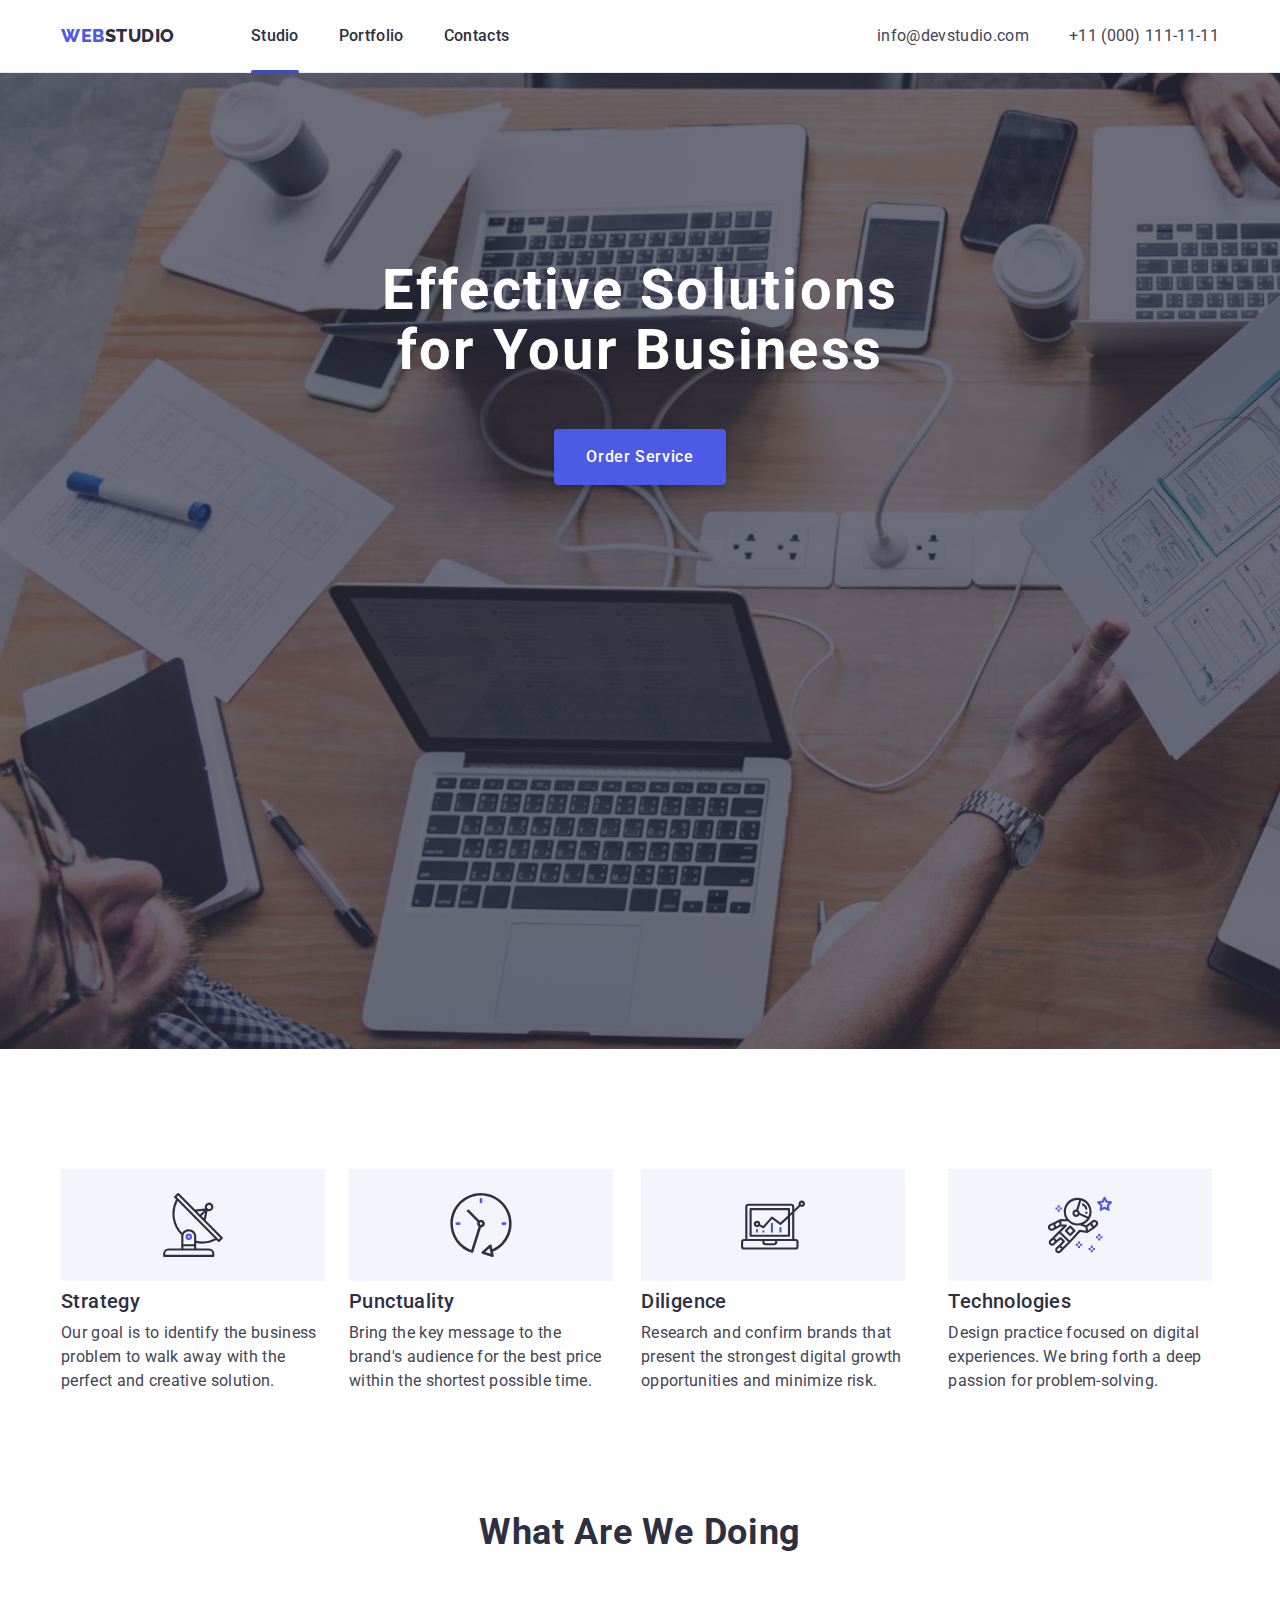
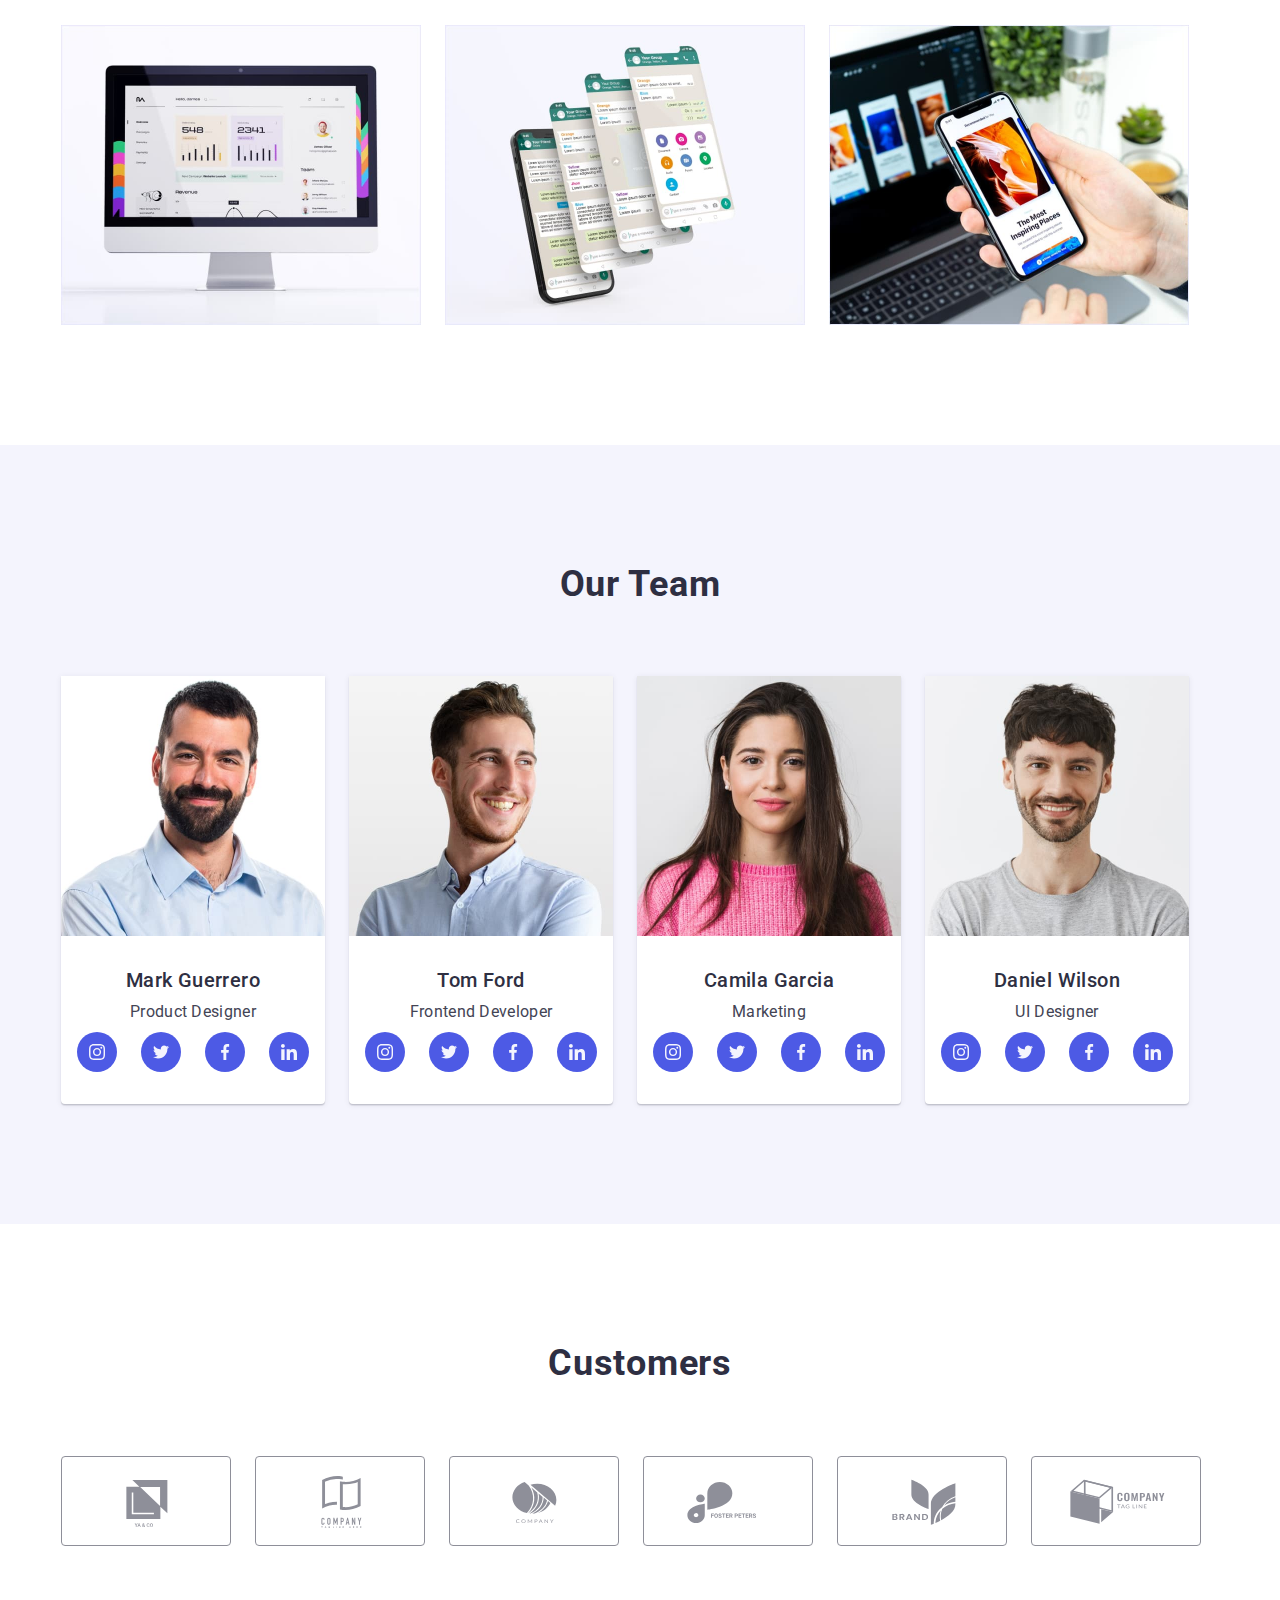
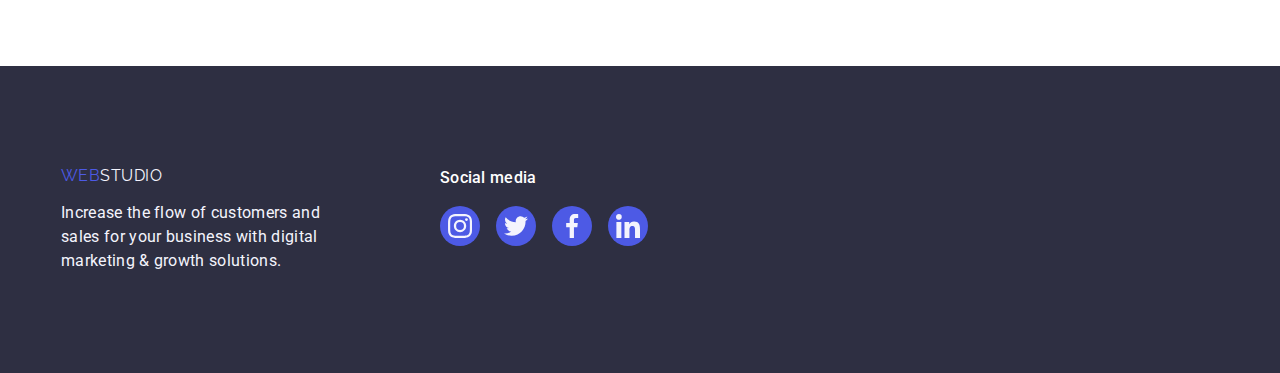
<file: index.html>
<!DOCTYPE html>
<html lang="en">
    <head>
        <meta charset="UTF-8" />
        <meta name="viewport" content="width=device-width, initial-scale=1.0" />
        <title>Studio</title>
        <link
            rel="stylesheet"
            href="https://cdnjs.cloudflare.com/ajax/libs/modern-normalize/2.0.0/modern-normalize.min.css"
            integrity="sha512-4xo8blKMVCiXpTaLzQSLSw3KFOVPWhm/TRtuPVc4WG6kUgjH6J03IBuG7JZPkcWMxJ5huwaBpOpnwYElP/m6wg=="
            crossorigin="anonymous"
            referrerpolicy="no-referrer"
        />
        <link rel="stylesheet" href="./css/styles.css" />
        <link rel="preconnect" href="https://fonts.googleapis.com" />
        <link rel="preconnect" href="https://fonts.gstatic.com" crossorigin />
        <link
            href="https://fonts.googleapis.com/css2?family=Raleway:wght@800&family=Roboto:wght@400;500;700;900&display=swap"
            rel="stylesheet"
        />
    </head>
    <body>
        <header>
            <div class="container header-container">
                <nav class="nav">
                    <a class="logo-header" href="./index.html"
                        ><span class="logo-web">WEB</span>STUDIO</a
                    >
                    <ul class="list menu-list">
                        <li>
                            <a class="menu current-link" href="./index.html"
                                >Studio</a
                            >
                        </li>
                        <li>
                            <a class="menu" href="./portfolio.html"
                                >Portfolio</a
                            >
                        </li>
                        <li>
                            <a class="menu" href="#">Contacts</a>
                        </li>
                    </ul>
                </nav>
                <address class="address">
                    <a class="contacts" href="mailto:info@devstudio.com"
                        >info@devstudio.com</a
                    >
                    <a class="contacts" href="tel:+110001111111"
                        >+11 (000) 111-11-11</a
                    >
                </address>
            </div>
        </header>
        <main>
            <section class="hero">
                <div class="container hero-container">
                    <h1 class="hero-text">
                        Effective Solutions for Your Business
                    </h1>
                    <button class="button-studio" type="button" data-modal-open>
                        Order Service
                    </button>
                </div>
            </section>
            <section class="section">
                <div class="container">
                    <ul class="offers list">
                        <li class="offer-position">
                            <div class="offers-icons-background">
                                <svg
                                    class="offers-icons"
                                    width="64"
                                    height="64"
                                >
                                    <use
                                        xlink:href="images/icons.svg#icon-antenna-1"
                                    ></use>
                                </svg>
                            </div>
                            <h3 class="offer">Strategy</h3>
                            <p class="offer-description">
                                Our goal is to identify the business problem to
                                walk away with the perfect and creative
                                solution.
                            </p>
                        </li>
                        <li class="offer-position">
                            <div class="offers-icons-background">
                                <svg
                                    class="offers-icons"
                                    width="64"
                                    height="64"
                                >
                                    <use
                                        xlink:href="images/icons.svg#icon-clock-1"
                                    ></use>
                                </svg>
                            </div>
                            <h3 class="offer">Punctuality</h3>
                            <p class="offer-description">
                                Bring the key message to the brand's audience
                                for the best price within the shortest possible
                                time.
                            </p>
                        </li>
                        <li class="offer-position">
                            <div class="offers-icons-background">
                                <svg
                                    class="offers-icons"
                                    width="64"
                                    height="64"
                                >
                                    <use
                                        xlink:href="images/icons.svg#icon-diagram-1"
                                    ></use>
                                </svg>
                            </div>
                            <h3 class="offer">Diligence</h3>
                            <p class="offer-description">
                                Research and confirm brands that present the
                                strongest digital growth opportunities and
                                minimize risk.
                            </p>
                        </li>
                        <li class="offer-position">
                            <div class="offers-icons-background">
                                <svg
                                    class="offers-icons"
                                    width="64"
                                    height="64"
                                >
                                    <use
                                        xlink:href="images/icons.svg#icon-astronaut-1"
                                    ></use>
                                </svg>
                            </div>
                            <h3 class="offer">Technologies</h3>
                            <p class="offer-description">
                                Design practice focused on digital experiences.
                                We bring forth a deep passion for
                                problem-solving.
                            </p>
                        </li>
                    </ul>
                </div>
            </section>
            <section class="section section-what-are-we-doing">
                <div class="container">
                    <h2 class="what-are-we-doing">What Are We Doing</h2>
                    <ul class="list what-are-we-doing-list">
                        <li>
                            <img
                                src="images/computer.jpg"
                                alt="Screen of computer"
                                width="360"
                                height="300"
                            />
                        </li>
                        <li>
                            <img
                                src="images/phone.jpg"
                                alt="Phone with four screenshots"
                                width="360"
                                height="300"
                            />
                        </li>
                        <li>
                            <img
                                src="images/phone-and-computer.jpg"
                                alt="Phone in a hand and computer on the background"
                                width="360"
                                height="300"
                            />
                        </li>
                    </ul>
                </div>
            </section>
            <section class="our-team-section section">
                <div class="container">
                    <h2 class="our-team">Our Team</h2>
                    <ul class="list our-team-list">
                        <li class="our-team-card">
                            <img
                                src="images/mark-guerrero.jpg"
                                alt="Happy man with dark hair and bread, dressed in blue shirt"
                                width="264"
                                height="260"
                            />
                            <div class="our-team-name">
                                <h3 class="name">Mark Guerrero</h3>
                                <p class="position">Product Designer</p>
                                <ul class="our-team-social-media">
                                    <li>
                                        <a class="our-team-link" href="#">
                                            <svg class="our-team-icon">
                                                <use
                                                    xlink:href="images/icons.svg#icon-instagram"
                                                ></use>
                                            </svg>
                                        </a>
                                    </li>
                                    <li>
                                        <a class="our-team-link" href="#">
                                            <svg class="our-team-icon">
                                                <use
                                                    xlink:href="images/icons.svg#icon-twitter"
                                                ></use>
                                            </svg>
                                        </a>
                                    </li>
                                    <li>
                                        <a class="our-team-link" href="#">
                                            <svg class="our-team-icon">
                                                <use
                                                    xlink:href="images/icons.svg#icon-facebook"
                                                ></use>
                                            </svg>
                                        </a>
                                    </li>
                                    <li>
                                        <a class="our-team-link" href="#">
                                            <svg class="our-team-icon">
                                                <use
                                                    xlink:href="images/icons.svg#icon-linkedin"
                                                ></use>
                                            </svg>
                                        </a>
                                    </li>
                                </ul>
                            </div>
                        </li>
                        <li class="our-team-card">
                            <img
                                src="images/tom-ford.jpg"
                                alt="Happy man with blond hair and bread, dressed in blue shirt"
                                width="264"
                                height="260"
                            />
                            <div class="our-team-name">
                                <h3 class="name">Tom Ford</h3>
                                <p class="position">Frontend Developer</p>
                                <ul class="our-team-social-media">
                                    <li>
                                        <a class="our-team-link" href="#">
                                            <svg class="our-team-icon">
                                                <use
                                                    xlink:href="images/icons.svg#icon-instagram"
                                                ></use>
                                            </svg>
                                        </a>
                                    </li>
                                    <li>
                                        <a class="our-team-link" href="#">
                                            <svg class="our-team-icon">
                                                <use
                                                    xlink:href="images/icons.svg#icon-twitter"
                                                ></use>
                                            </svg>
                                        </a>
                                    </li>
                                    <li>
                                        <a class="our-team-link" href="#">
                                            <svg class="our-team-icon">
                                                <use
                                                    xlink:href="images/icons.svg#icon-facebook"
                                                ></use>
                                            </svg>
                                        </a>
                                    </li>
                                    <li>
                                        <a class="our-team-link" href="#">
                                            <svg class="our-team-icon">
                                                <use
                                                    xlink:href="images/icons.svg#icon-linkedin"
                                                ></use>
                                            </svg>
                                        </a>
                                    </li>
                                </ul>
                            </div>
                        </li>
                        <li class="our-team-card">
                            <img
                                src="images/camila-garcia.jpg"
                                alt="Happy woman with long dark hair dressed in pink sweater"
                                width="264"
                                height="260"
                            />
                            <div class="our-team-name">
                                <h3 class="name">Camila Garcia</h3>
                                <p class="position">Marketing</p>
                                <ul class="our-team-social-media">
                                    <li>
                                        <a class="our-team-link" href="#">
                                            <svg class="our-team-icon">
                                                <use
                                                    xlink:href="images/icons.svg#icon-instagram"
                                                ></use>
                                            </svg>
                                        </a>
                                    </li>
                                    <li>
                                        <a class="our-team-link" href="#">
                                            <svg class="our-team-icon">
                                                <use
                                                    xlink:href="images/icons.svg#icon-twitter"
                                                ></use>
                                            </svg>
                                        </a>
                                    </li>
                                    <li>
                                        <a class="our-team-link" href="#">
                                            <svg class="our-team-icon">
                                                <use
                                                    xlink:href="images/icons.svg#icon-facebook"
                                                ></use>
                                            </svg>
                                        </a>
                                    </li>
                                    <li>
                                        <a class="our-team-link" href="#">
                                            <svg class="our-team-icon">
                                                <use
                                                    xlink:href="images/icons.svg#icon-linkedin"
                                                ></use>
                                            </svg>
                                        </a>
                                    </li>
                                </ul>
                            </div>
                        </li>
                        <li class="our-team-card">
                            <img
                                src="images/daniel-wilson.jpg"
                                alt="Happy man with dark hair and bread, dressed in blue shirt"
                                width="264"
                                height="260"
                            />
                            <div class="our-team-name">
                                <h3 class="name">Daniel Wilson</h3>
                                <p class="position">UI Designer</p>
                                <ul class="our-team-social-media">
                                    <li>
                                        <a class="our-team-link" href="#">
                                            <svg class="our-team-icon">
                                                <use
                                                    xlink:href="images/icons.svg#icon-instagram"
                                                ></use>
                                            </svg>
                                        </a>
                                    </li>
                                    <li>
                                        <a class="our-team-link" href="#">
                                            <svg class="our-team-icon">
                                                <use
                                                    xlink:href="images/icons.svg#icon-twitter"
                                                ></use>
                                            </svg>
                                        </a>
                                    </li>
                                    <li>
                                        <a class="our-team-link" href="#">
                                            <svg class="our-team-icon">
                                                <use
                                                    xlink:href="images/icons.svg#icon-facebook"
                                                ></use>
                                            </svg>
                                        </a>
                                    </li>
                                    <li>
                                        <a class="our-team-link" href="#">
                                            <svg class="our-team-icon">
                                                <use
                                                    xlink:href="images/icons.svg#icon-linkedin"
                                                ></use>
                                            </svg>
                                        </a>
                                    </li>
                                </ul>
                            </div>
                        </li>
                    </ul>
                </div>
            </section>
            <section class="section">
                <div class="container">
                    <h2 class="customers">Customers</h2>
                    <ul class="customers-list">
                        <li>
                            <a href="#">
                                <div class="customers-card">
                                    <svg class="customers-icon">
                                        <use
                                            xlink:href="images/icons.svg#icon-Client-1"
                                        ></use>
                                    </svg>
                                </div>
                            </a>
                        </li>
                        <li>
                            <a class="customers-card" href="#">
                                <svg class="customers-icon">
                                    <use
                                        xlink:href="images/icons.svg#icon-Client-2"
                                    ></use>
                                </svg>
                            </a>
                        </li>
                        <li>
                            <a href="#">
                                <div class="customers-card">
                                    <svg class="customers-icon">
                                        <use
                                            xlink:href="images/icons.svg#icon-Client-3"
                                        ></use>
                                    </svg>
                                </div>
                            </a>
                        </li>
                        <li>
                            <a href="#">
                                <div class="customers-card">
                                    <svg class="customers-icon">
                                        <use
                                            xlink:href="images/icons.svg#icon-Client-4"
                                        ></use>
                                    </svg>
                                </div>
                            </a>
                        </li>
                        <li>
                            <a href="#">
                                <div class="customers-card">
                                    <svg class="customers-icon">
                                        <use
                                            xlink:href="images/icons.svg#icon-Client-5"
                                        ></use>
                                    </svg>
                                </div>
                            </a>
                        </li>
                        <li>
                            <a href="#">
                                <div class="customers-card">
                                    <svg class="customers-icon">
                                        <use
                                            xlink:href="images/icons.svg#icon-Client-6"
                                        ></use>
                                    </svg>
                                </div>
                            </a>
                        </li>
                    </ul>
                </div>
            </section>
        </main>
        <footer class="footer">
            <div class="container footer-container">
                <div>
                    <a class="logo-footer" href="./index.html"
                        ><span class="logo-web">WEB</span>STUDIO</a
                    >
                    <p class="footer-text">
                        Increase the flow of customers and<br />sales for your
                        business with digital<br />marketing & growth solutions.
                    </p>
                </div>
                <div class="footer-social-media">
                    <h3 class="footer-social-media-header">Social media</h3>
                    <ul class="footer-social-media-list">
                        <li>
                            <a class="footer-social-media-link" href="#">
                                <svg class="footer-social-media-icon">
                                    <use
                                        xlink:href="images/icons.svg#icon-instagram"
                                    ></use>
                                </svg>
                            </a>
                        </li>
                        <li>
                            <a class="footer-social-media-link" href="#">
                                <svg class="footer-social-media-icon">
                                    <use
                                        xlink:href="images/icons.svg#icon-twitter"
                                    ></use>
                                </svg>
                            </a>
                        </li>
                        <li>
                            <a class="footer-social-media-link" href="#">
                                <svg class="footer-social-media-icon">
                                    <use
                                        xlink:href="images/icons.svg#icon-facebook"
                                    ></use>
                                </svg>
                            </a>
                        </li>
                        <li>
                            <a class="footer-social-media-link" href="#">
                                <svg class="footer-social-media-icon">
                                    <use
                                        xlink:href="images/icons.svg#icon-linkedin"
                                    ></use>
                                </svg>
                            </a>
                        </li>
                    </ul>
                </div>
            </div>
        </footer>
        <div class="backdrop is-hidden" data-modal>
            <div class="modal">
                <button
                    type="button"
                    class="modal-close-button"
                    data-modal-close
                >
                    <svg class="modal-close-button-icon">
                        <use
                            xlink:href="./images/icons.svg#icon-close-black"
                        ></use>
                    </svg>
                </button>
            </div>
        </div>
        <script src="./js/modal.js"></script>
    </body>
</html>
</file>
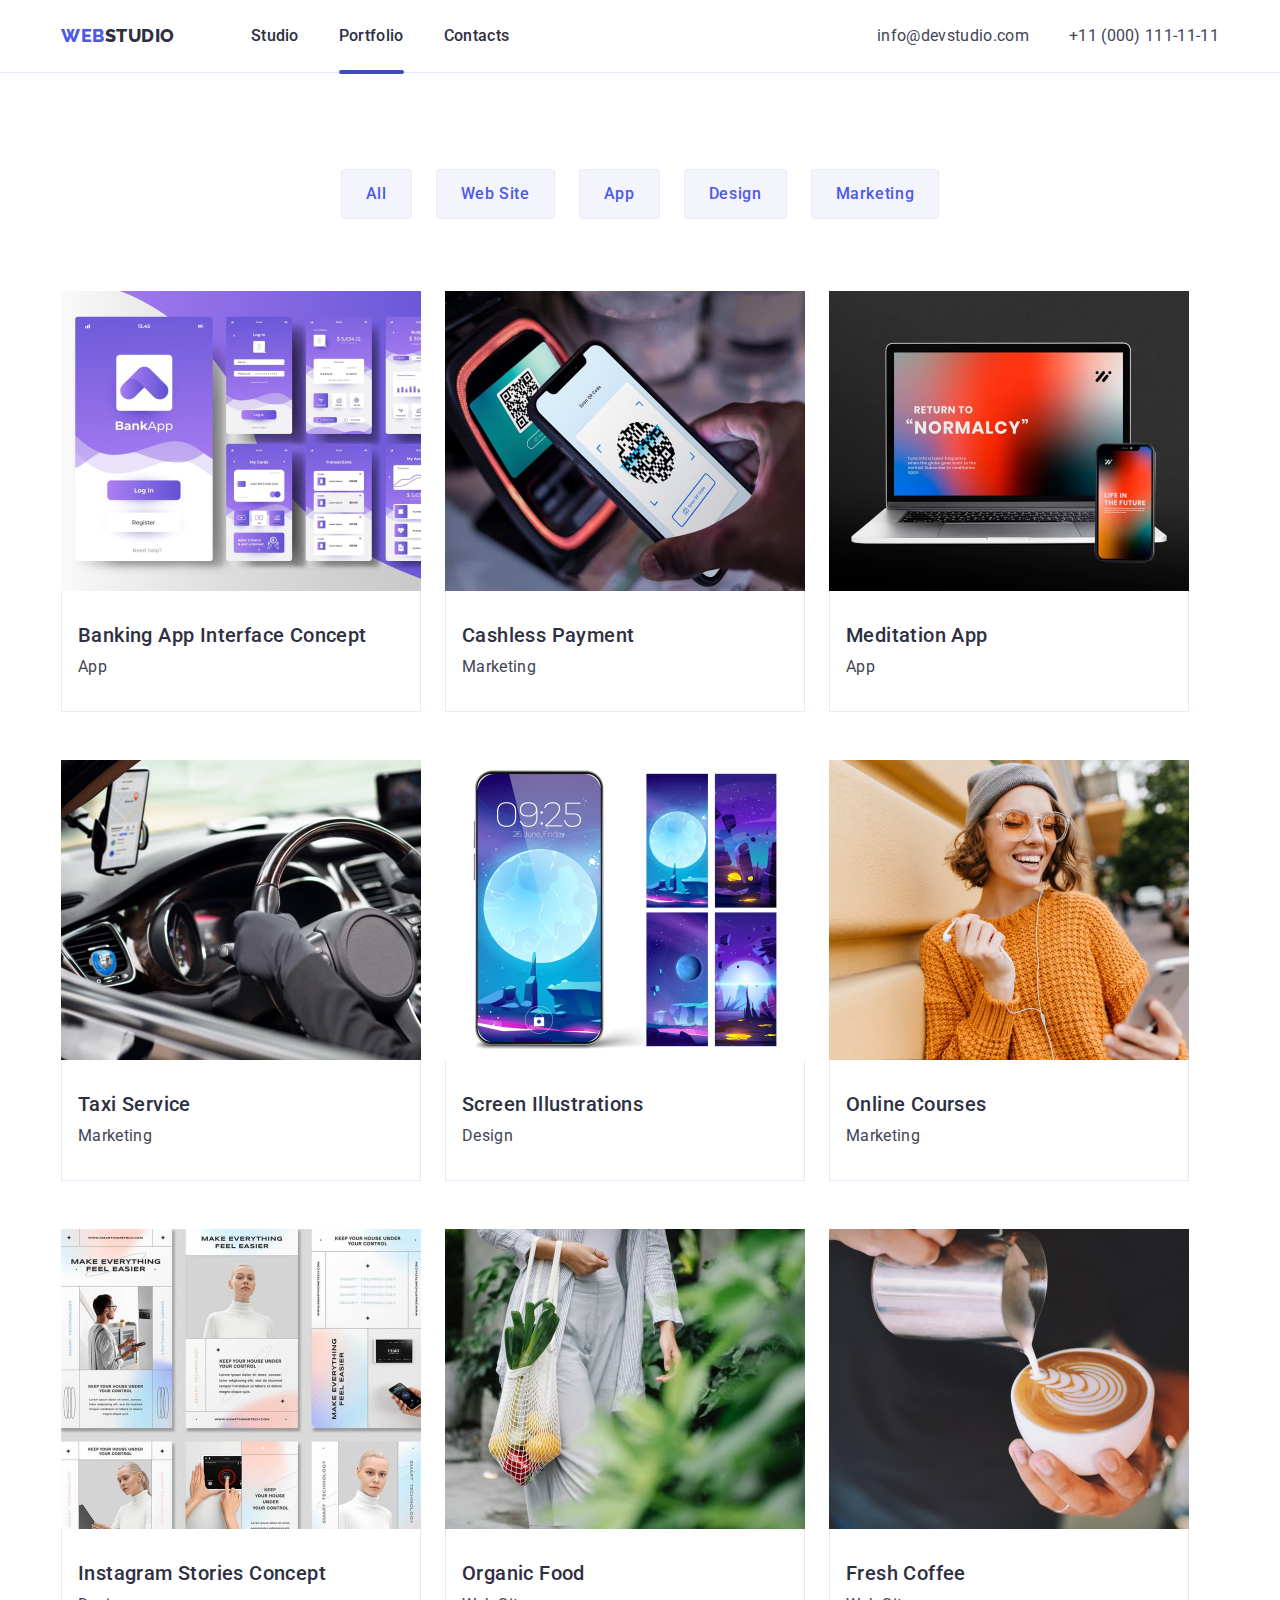
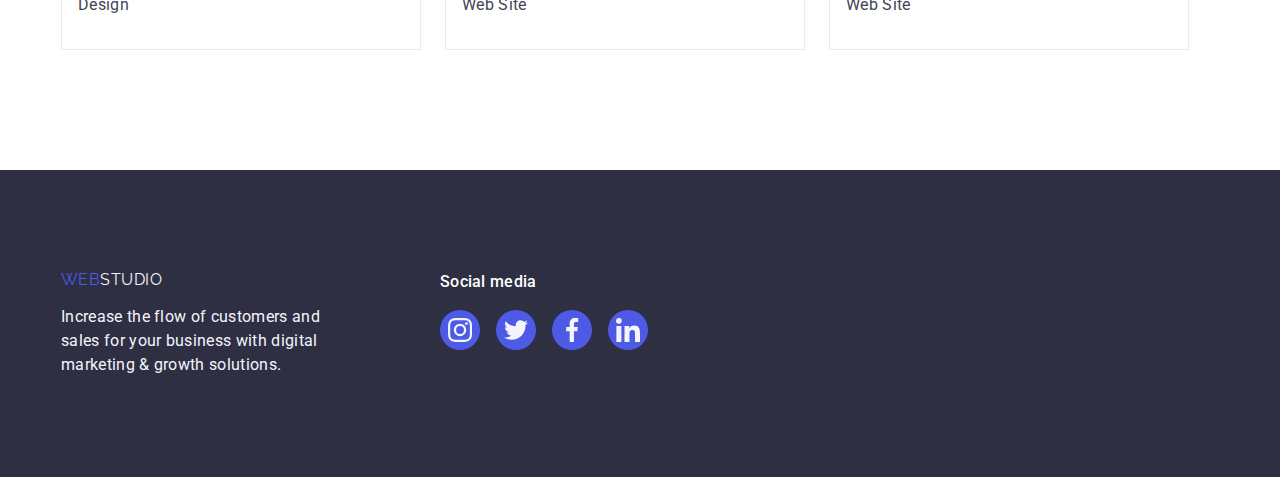
<file: portfolio.html>
<!DOCTYPE html>
<html lang="en">
    <head>
        <meta charset="UTF-8" />
        <meta name="viewport" content="width=device-width, initial-scale=1.0" />
        <title>Portfolio</title>
        <link
            rel="stylesheet"
            href="https://cdnjs.cloudflare.com/ajax/libs/modern-normalize/2.0.0/modern-normalize.min.css"
            integrity="sha512-4xo8blKMVCiXpTaLzQSLSw3KFOVPWhm/TRtuPVc4WG6kUgjH6J03IBuG7JZPkcWMxJ5huwaBpOpnwYElP/m6wg=="
            crossorigin="anonymous"
            referrerpolicy="no-referrer"
        />
        <link rel="stylesheet" href="./css/styles.css" />
        <link rel="preconnect" href="https://fonts.googleapis.com" />
        <link rel="preconnect" href="https://fonts.gstatic.com" crossorigin />
        <link
            href="https://fonts.googleapis.com/css2?family=Raleway:wght@800&family=Roboto:wght@400;500;700;900&display=swap"
            rel="stylesheet"
        />
    </head>
    <body>
    <header>
        <div class="container header-container">
            <nav class="nav">
                <a class="logo-header" href="./index.html"
                    ><span class="logo-web">WEB</span>STUDIO</a
                >
                <ul class="list menu-list">
                    <li><a class="menu" href="./index.html">Studio</a></li>
                    <li>
                        <a class="menu current-link" href="./portfolio.html">Portfolio</a>
                    </li>
                    <li><a class="menu" href="#">Contacts</a></li>
                </ul>
            </nav>
            <address class="address">
                <a class="contacts" href="mailto:info@devstudio.com"
                    >info@devstudio.com</a
                >
                <a class="contacts" href="tel:+110001111111"
                    >+11 (000) 111-11-11</a
                >
            </address>
        </div>
    </header>
    <body>
    <main>
        <section class="section-buttons-portfolio">
            <div class="container">
                <h1 class="visually-hidden">portfolio</h1>
                <ul class="list buttons-list">
                    <li>
                        <button class="button-portfolio" type="button">
                            All
                        </button>
                    </li>
                    <li>
                        <button class="button-portfolio" type="button">
                            Web Site
                        </button>
                    </li>
                    <li>
                        <button class="button-portfolio" type="button">
                            App
                        </button>
                    </li>
                    <li>
                        <button class="button-portfolio" type="button">
                            Design
                        </button>
                    </li>
                    <li>
                        <button class="button-portfolio" type="button">
                            Marketing
                        </button>
                    </li>
                </ul>
                <ul class="portfolio-elements list">
                    <li class="portfolio-card">
                        <div class="card-image-overlay">
                        <img
                            class="portfolio-image"
                            src="images/bankapp-screens.jpg"
                            alt="Purple and white screenshots from BankApp"
                            width="360"
                            height="300"
                        />
                            <div class="card-image-description">
                                <p>
                                14 Stylish and User-Friendly App Design Concepts · Task Manager App · Calorie Tracker App · Exotic Fruit Ecommerce App · Cloud Storage App
                                </p>
                            </div>
                        </div>
                        <div class="portfolio-name">
                            <h3 class="portfolio-elements-heading">
                                Banking App Interface Concept
                            </h3>
                            <p class="portfolio-elements-category">App</p>
                        </div>
                    </li>
                    <li class="portfolio-card">
                        <div class="card-image-overlay">
                        <img
                            class="portfolio-image"
                            src="images/cashless-payment.jpg"
                            alt="phone in a hand with qr code on a screen"
                            width="360"
                            height="300"
                        />
                        <div class="card-image-description">
                            <p>
                            14 Stylish and User-Friendly App Design Concepts · Task Manager App · Calorie Tracker App · Exotic Fruit Ecommerce App · Cloud Storage App
                            </p>
                        </div>  
                    </div>
                        <div class="portfolio-name">
                            <h3 class="portfolio-elements-heading">
                                Cashless Payment
                            </h3>
                            <p class="portfolio-elements-category">Marketing</p>
                        </div>
                    </li>
                    <li class="portfolio-card">
                        <div class="card-image-overlay">
                        <img
                            class="portfolio-image"
                            src="images/meditation-app.jpg"
                            alt="desktop and phone with colorful screens on the black background"
                            width="360"
                            height="300"
                        />
                        <div class="card-image-description">
                            <p>
                            14 Stylish and User-Friendly App Design Concepts · Task Manager App · Calorie Tracker App · Exotic Fruit Ecommerce App · Cloud Storage App
                            </p>
                        </div>
                    </div>
                        <div class="portfolio-name">
                            <h3 class="portfolio-elements-heading">
                                Meditation App
                            </h3>
                            <p class="portfolio-elements-category">App</p>
                        </div>
                    </li>
                    <li class="portfolio-card">
                        <div class="card-image-overlay">
                        <img
                            class="portfolio-image"
                            src="images/taxi-service.jpg"
                            alt="car cockpit with hands in black gloves"
                            width="360"
                            height="300"
                        />
                        <div class="card-image-description">
                            <p>
                            14 Stylish and User-Friendly App Design Concepts · Task Manager App · Calorie Tracker App · Exotic Fruit Ecommerce App · Cloud Storage App
                            </p>
                        </div>
                    </div>
                        <div class="portfolio-name">
                            <h3 class="portfolio-elements-heading">
                                Taxi Service
                            </h3>
                            <p class="portfolio-elements-category">Marketing</p>
                        </div>
                    </li>
                    <li class="portfolio-card">
                        <div class="card-image-overlay">
                        <img
                            class="portfolio-image"
                            src="images/screen-illustrations.jpg"
                            alt="phone with moon on the wallpaper and four screenshots next to phone"
                            width="360"
                            height="300"
                        />
                        <div class="card-image-description">
                            <p>
                            14 Stylish and User-Friendly App Design Concepts · Task Manager App · Calorie Tracker App · Exotic Fruit Ecommerce App · Cloud Storage App
                            </p>
                        </div>
                    </div>
                        <div class="portfolio-name">
                            <h3 class="portfolio-elements-heading">
                                Screen Illustrations
                            </h3>
                            <p class="portfolio-elements-category">Design</p>
                        </div>
                    </li>
                    <li class="portfolio-card">
                        <div class="card-image-overlay">
                        <img
                            class="portfolio-image"
                            src="images/online-courses.jpg"
                            alt="happy woman in yellow sweater and grey hat looking at the phone"
                            width="360"
                            height="300"
                        />
                        <div class="card-image-description">
                            <p>
                            14 Stylish and User-Friendly App Design Concepts · Task Manager App · Calorie Tracker App · Exotic Fruit Ecommerce App · Cloud Storage App
                            </p>
                        </div>
                    </div>
                        <div class="portfolio-name">
                            <h3 class="portfolio-elements-heading">
                                Online Courses
                            </h3>
                            <p class="portfolio-elements-category">Marketing</p>
                        </div>
                    </li>
                    <li class="portfolio-card">
                        <div class="card-image-overlay">
                        <img
                            class="portfolio-image"
                            src="images/instagram-stories-concept.jpg"
                            alt="six screenshots with example of instagram stories concept"
                            width="360"
                            height="300"
                        />
                        <div class="card-image-description">
                            <p>
                            14 Stylish and User-Friendly App Design Concepts · Task Manager App · Calorie Tracker App · Exotic Fruit Ecommerce App · Cloud Storage App
                            </p>
                        </div>
                    </div>
                        <div class="portfolio-name">
                            <h3 class="portfolio-elements-heading">
                                Instagram Stories Concept
                            </h3>
                            <p class="portfolio-elements-category">Design</p>
                        </div>
                    </li>
                    <li class="portfolio-card">
                        <div class="card-image-overlay">
                        <img
                            class="portfolio-image"
                            src="images/organic-food.jpg"
                            alt="person in gray clothes with vegetables in the mesh bag"
                            width="360"
                            height="300"
                        />
                        <div class="card-image-description">
                            <p>
                            14 Stylish and User-Friendly App Design Concepts · Task Manager App · Calorie Tracker App · Exotic Fruit Ecommerce App · Cloud Storage App
                            </p>
                        </div>
                    </div>
                        <div class="portfolio-name">
                            <h3 class="portfolio-elements-heading">
                                Organic Food
                            </h3>
                            <p class="portfolio-elements-category">Web Site</p>
                        </div>                 
                    </li>
                    <li class="portfolio-card">
                        <div class="card-image-overlay">
                        <img
                            class="portfolio-image"
                            src="images/fresh-coffee.jpg"
                            alt="making a milk ornaments on coffee in the cup"
                            width="360"
                            height="300"
                        />
                        <div class="card-image-description">
                            <p>
                            14 Stylish and User-Friendly App Design Concepts · Task Manager App · Calorie Tracker App · Exotic Fruit Ecommerce App · Cloud Storage App
                            </p>
                        </div>
                    </div>
                        <div class="portfolio-name">
                            <h3 class="portfolio-elements-heading">
                                Fresh Coffee
                            </h3>
                            <p class="portfolio-elements-category">Web Site</p>
                        </div>            
                    </li>
                </ul>
            </div>
        </section>
    </main>
    <footer class="footer">
        <div class="container footer-container">
            <div>
                <a class="logo-footer" href="./index.html"
                    ><span class="logo-web">WEB</span>STUDIO</a
                >
                <p class="footer-text">
                    Increase the flow of customers and<br />sales for your
                    business with digital<br />marketing & growth solutions.
                </p>
            </div>
            <div class="footer-social-media">
                <h3 class="footer-social-media-header">Social media</h3>
                <ul class="footer-social-media-list">
                    <li>
                        <a class="footer-social-media-link" href="#">
                            <svg class="footer-social-media-icon">
                                <use
                                    xlink:href="images/icons.svg#icon-instagram"
                                ></use>
                            </svg>
                        </a>
                    </li>
                    <li>
                        <a class="footer-social-media-link" href="#">
                            <svg class="footer-social-media-icon">
                                <use
                                    xlink:href="images/icons.svg#icon-twitter"
                                ></use>
                            </svg>
                        </a>
                    </li>
                    <li>
                        <a class="footer-social-media-link" href="#">
                            <svg class="footer-social-media-icon">
                                <use
                                    xlink:href="images/icons.svg#icon-facebook"
                                ></use>
                            </svg>
                        </a>
                    </li>
                    <li>
                        <a class="footer-social-media-link" href="#">
                            <svg class="footer-social-media-icon">
                                <use
                                    xlink:href="images/icons.svg#icon-linkedin"
                                ></use>
                            </svg>
                        </a>
                    </li>
                </ul>
            </div>
        </div>
    </footer>
</body>
</html>
</file>
<file: css/styles.css>
:root {
    --brand-color: #2e2f42;
    --brand-color-2: #434455;
    --brand-logo-color: #4d5ae5;
    --active-hover-color: #404bbf;
    --tr-function: cubic-bezier(0.4, 0, 0.2, 1);
    --tr-duration: 250ms;
    --transition: var(--tr-function) var(--tr-duration);
}

* {
    margin: 0;
    padding: 0;
}

h1,
h2,
h3,
h4,
h5,
h6 {
    margin: 0;
}

img {
    display: block;
    max-width: 100%;
    height: auto;
}

button {
    cursor: pointer;
    border: none;
    border-radius: 4px;
}

ul,
ol {
    list-style: none;
    margin: 0;
    padding-left: 0;
}

a {
    text-decoration: none;
}

body {
    font-family: "Roboto", sans-serif;
    color: var(--brand-color);
    background-color: #ffffff;
}

.visually-hidden {
    position: absolute;
    width: 1px;
    height: 1px;
    margin: -1px;
    border: 0;
    padding: 0;

    white-space: nowrap;
    clip-path: inset(100%);
    clip: rect(0 0 0 0);
    overflow: hidden;
}

.is-hidden {
    pointer-events: none;
    visibility: hidden;
    opacity: 0;
}

.list {
    list-style: none;
}

.container {
    width: 1158px;
    padding: 0px 15px;
    margin: 0 auto;
}

header {
    border-bottom: 1px solid var(--cornflower, #e7e9fc);
}

.header-container {
    display: flex;
    align-items: center;
}

.section {
    padding: 120px 0px;
}

.nav {
    display: inline-flex;
    gap: 76px;
    align-items: center;
}

.logo-header {
    font-family: "Raleway", sans-serif;
    font-weight: 800;
    color: var(--brand-color);
    text-decoration: none;
    font-size: 18px;
    line-height: 1.16;
    letter-spacing: 0.03em;
    padding: 24px 0px;
}

.logo-header:hover,
.logoheader:focus {
    color: var(--brand-color-2);
    transition: color var(--transition);
}

.logo-footer {
    color: #f4f4fd;
    text-decoration: none;
    font-family: "Raleway", sans-serif;
    letter-spacing: 0.03em;
    margin-bottom: 16px;
    display: block;
}

.logo-web {
    color: var(--brand-logo-color);
}

.menu-list {
    display: flex;
    padding: 24px 0px;
    margin: 0;
    display: inline-flex;
    gap: 40px;
}

.address {
    display: flex;
    gap: 40px;
    margin-left: auto;
}

.menu,
.contacts {
    font-size: 16px;
    line-height: 1.5;
    text-decoration: none;
    font-style: normal;
    letter-spacing: 0.02em;
}

.menu {
    font-weight: 500;
    color: var(--brand-color);
}

.menu:hover,
.menu:focus {
    color: var(--active-hover-color);
    transition: color var(--transition);
}

.current-link {
    position: relative;
}

.current-link::after {
    content: "";
    display: block;
    position: absolute;
    top: 44px;
    width: 100%;
    height: 4px;
    border-radius: 2px;
    background-color: var(--active-hover-color);
}

.contacts {
    color: var(--brand-color-2);
}

.contacts:hover,
.contacts:focus {
    color: var(--active-hover-color);
    transition: color var(--transition);
}

.hero {
    background-color: var(--brand-color);
    padding: 188px 0;
    background-image: linear-gradient(
            to bottom,
            rgba(46, 47, 66, 0.7),
            rgba(46, 47, 66, 0.7)
        ),
        url(../images/hero-image.jpg);
    background-size: cover;
    background-repeat: no-repeat;
    max-width: 1440px;
    height: 600px;
    margin: 0 auto;
}

.hero-text {
    color: #ffffff;
    text-align: center;
    font-size: 56px;
    font-weight: 700;
    line-height: 1.07;
    letter-spacing: 0.04em;
    width: 600px;
    margin: 0 auto;
    margin-bottom: 48px;
}

.button-studio {
    background-color: var(--brand-logo-color);
    color: #ffffff;
    font-weight: 500;
    font-size: 16px;
    line-height: 1.5;
    font-family: "Roboto", sans-serif;
    cursor: pointer;
    letter-spacing: 0.04em;
    padding: 16px 32px;
    border-radius: 4px;
    box-shadow: 0px 4px 4px 0px rgba(0, 0, 0, 0.15);
    display: block;
    margin: 0 auto;
    border: none;
}

.button-studio:hover,
.button-studio:focus {
    background-color: var(--active-hover-color);
    transition: background-color var(--transition);
}

.button-portfolio {
    background-color: #e7e9fc;
    color: var(--brand-logo-color);
    font-size: 16px;
    line-height: 1.5;
    font-weight: 500;
    text-align: center;
    cursor: pointer;
    font-family: "Roboto", sans-serif;
    letter-spacing: 0.04em;
    padding: 12px 24px;
    border-radius: 4px;
    border: 1px solid var(--cornflower, #e7e9fc);
    background: var(--cloud, #f4f4fd);
}

.buttons-list {
    display: flex;
    gap: 24px;
    justify-content: center;
    align-items: center;
    margin-bottom: 72px;
}

.button-portfolio:hover,
.button-portfolio:focus {
    background-color: var(--active-hover-color);
    color: #ffffff;
    box-shadow: 0px 2px 2px 0px rgba(0, 0, 0, 0.12),
        0px 2px 1px 0px rgba(0, 0, 0, 0.08), 0px 3px 1px 0px rgba(0, 0, 0, 0.1);
    transition: background-color var(--transition), box-shadow var(--transition);
}

.offers {
    display: flex;
    gap: 24px;
}

.offers-icons-background {
    background-color: #f4f4fd;
    height: 112px;
    width: 264px;
    display: flex;
    justify-content: center;
    align-items: center;
    margin-bottom: 8px;
}

.offer-position {
    flex-direction: column;
}

.offers .offer {
    font-weight: 500;
    font-size: 20px;
    line-height: 1.2;
    color: var(--brand-color);
    letter-spacing: 0.02em;
    width: 264px;
}

.offer-description {
    margin-top: 8px;
    margin-bottom: 0;
    font-size: 16px;
    line-height: 1.5;
    color: var(--brand-color-2);
    letter-spacing: 0.02em;
}

.section-what-are-we-doing {
    padding-top: 0;
}

.what-are-we-doing,
.our-team {
    font-size: 36px;
    line-height: 1.1;
    font-weight: 700;
    text-align: center;
    color: var(--brand-color);
    letter-spacing: 0.02em;
    margin-bottom: 72px;
}

.what-are-we-doing-list {
    display: flex;
    gap: 24px;
}

.our-team-section {
    background-color: #f4f4fd;
}

.our-team-list {
    display: flex;
    gap: 24px;
}

.our-team-card {
    background-color: #ffffff;
    border-color: #434455;
    border: 0 1px 1px 1px;
    border-radius: 0px 0px 4px 4px;
    box-shadow: 0px 2px 1px 0px rgba(46, 47, 66, 0.08),
        0px 1px 1px 0px rgba(46, 47, 66, 0.16),
        0px 1px 6px 0px rgba(46, 47, 66, 0.08);
}

.our-team-link {
    width: 40px;
    height: 40px;
    border-radius: 50%;
    background-color: #4d5ae5;
    display: flex;
    justify-content: center;
    align-items: center;
}

.our-team-link:hover {
    background-color: #404bbf;
    transition: background-color var(--transition);
}

.our-team-icon {
    fill: #f4f4fd;
    width: 16px;
    height: 16px;
}

.our-team-name {
    flex-direction: column;
    justify-content: center;
    align-items: center;
    padding: 32px 0;
}

.our-team-social-media {
    display: flex;
    gap: 24px;
    justify-content: center;
    align-items: center;
    margin-top: 8px;
}

.name {
    font-size: 20px;
    font-weight: 500;
    line-height: 1.2;
    text-align: center;
    color: var(--brand-color);
    letter-spacing: 0.02em;
    margin-bottom: 8px;
}

.position {
    font-size: 16px;
    line-height: 1.5;
    text-align: center;
    color: var(--brand-color-2);
    letter-spacing: 0.02em;
    margin: 0;
}

.section-buttons-portfolio {
    padding-top: 96px;
    padding-bottom: 120px;
}

.section-portfolio {
    padding-top: 0;
}

.portfolio-elements .portfolio-elements-heading {
    font-weight: 500;
    font-size: 20px;
    line-height: 1.2;
    letter-spacing: 0.02em;
    margin-bottom: 8px;
}

.portfolio-elements .portfolio-elements-category {
    font-size: 16px;
    line-height: 1.5;
    color: var(--brand-color-2);
    letter-spacing: 0.02em;
}

.portfolio-card:hover {
    box-shadow: 0px 2px 1px 0px rgba(46, 47, 66, 0.08),
        0px 1px 1px 0px rgba(46, 47, 66, 0.16),
        0px 1px 6px 0px rgba(46, 47, 66, 0.08);
    transition: box-shadow var(--transition);
}

.portfolio-card:hover .card-image-description {
    translate: 0;
    transition: translate var(--transition);
}

.card-image-overlay {
    position: relative;
    overflow: hidden;
}

.card-image-overlay > img {
    display: block;
    width: 100%;
    height: 300px;
    object-fit: cover;
}

.card-image-description {
    position: absolute;
    inset: 0;
    background-color: var(--brand-logo-color);
    color: #f4f4fd;
    translate: 0 100% 0;
}

.card-image-description p {
    font-size: 16px;
    line-height: 1.5;
    letter-spacing: 0.02em;
    width: 296px;
    height: 96px;
    margin-left: 32px;
    margin-top: 40px;
}

.portfolio-image {
    vertical-align: bottom;
    display: block;
}

.portfolio-elements {
    display: flex;
    flex-wrap: wrap;
    row-gap: 48px;
    column-gap: 24px;
}

.portfolio-name {
    padding: 32px 16px;
    border: 1px solid var(--cornflower, #e7e9fc);
    border-top: none;
}

.customers {
    font-size: 36px;
    font-weight: 700;
    line-height: 1.1;
    letter-spacing: 0.72px;
    color: var(--brand-color);
    text-align: center;
    margin-bottom: 72px;
}

.customers-list {
    display: inline-flex;
    gap: 24px;
    margin: 0 auto;
}
.customers-card {
    border: 1px solid currentColor;
    border-radius: 4px 4px 4px 4px;
    width: 168px;
    height: 88px;
    display: flex;
    justify-content: center;
    align-items: center;
    color: #8e8f99;
}

.customers-card:hover {
    color: #404bbf;
    transition: color var(--transition);
}

.customers-icon {
    width: 104px;
    height: 56px;
    fill: currentColor;
}

.customers-icon:hover {
    fill: #404bbf;
    transition: fill var(--transition);
}

.footer {
    background-color: var(--brand-color);
    padding: 100px 0;
}

.footer-container {
    display: flex;
}

.footer-text {
    color: #f4f4fd;
    font-size: 16px;
    line-height: 1.5;
    letter-spacing: 0.02em;
    margin-right: 120px;
}

.footer-social-media-header {
    color: #fff;
    font-size: 16px;
    font-weight: 500;
    line-height: 1.5;
    letter-spacing: 0.32px;
    margin-bottom: 16px;
}

.footer-social-media-list {
    display: flex;
    gap: 16px;
}

.footer-social-media-link {
    width: 40px;
    height: 40px;
    border-radius: 50%;
    background-color: #4d5ae5;
    display: flex;
    justify-content: center;
    align-items: center;
}

.footer-social-media-icon {
    fill: #f4f4fd;
    width: 24px;
    height: 24px;
}

.footer-social-media-link:hover {
    background-color: #31d0aa;
    transition: background-color var(--transition);
}

.backdrop {
    position: fixed;
    left: 0;
    top: 0;
    width: 100%;
    height: 100%;
    background-color: #2e2f4266;
}

.modal {
    position: absolute;
    left: 50%;
    top: 50%;
    transform: translate(-50%, -50%);
    width: 408px;
    min-height: 584px;
    border-radius: 4px;
    background-color: #fcfcfc;
    transition: scale 250ms;
}

.is-hidden .modal {
    scale: 0;
}

.modal:not(.is-hidden) .modal {
    scale: 1;
}

.modal-close-button {
    position: absolute;
    right: 24px;
    top: 24px;
    display: flex;
    justify-content: center;
    align-items: center;
    width: 24px;
    height: 24px;
    border: 1px solid #0000001a;
    border-radius: 50%;
    background-color: #e7e9fc;
}

.modal-close-button-icon {
    width: 8px;
    height: 8px;
}

.modal-close-button:hover,
.modal-close-button:focus {
    background-color: var(--active-hover-color);
    fill: #fff;
    border: 1px solid var(--active-hover-color);
}
</file>
